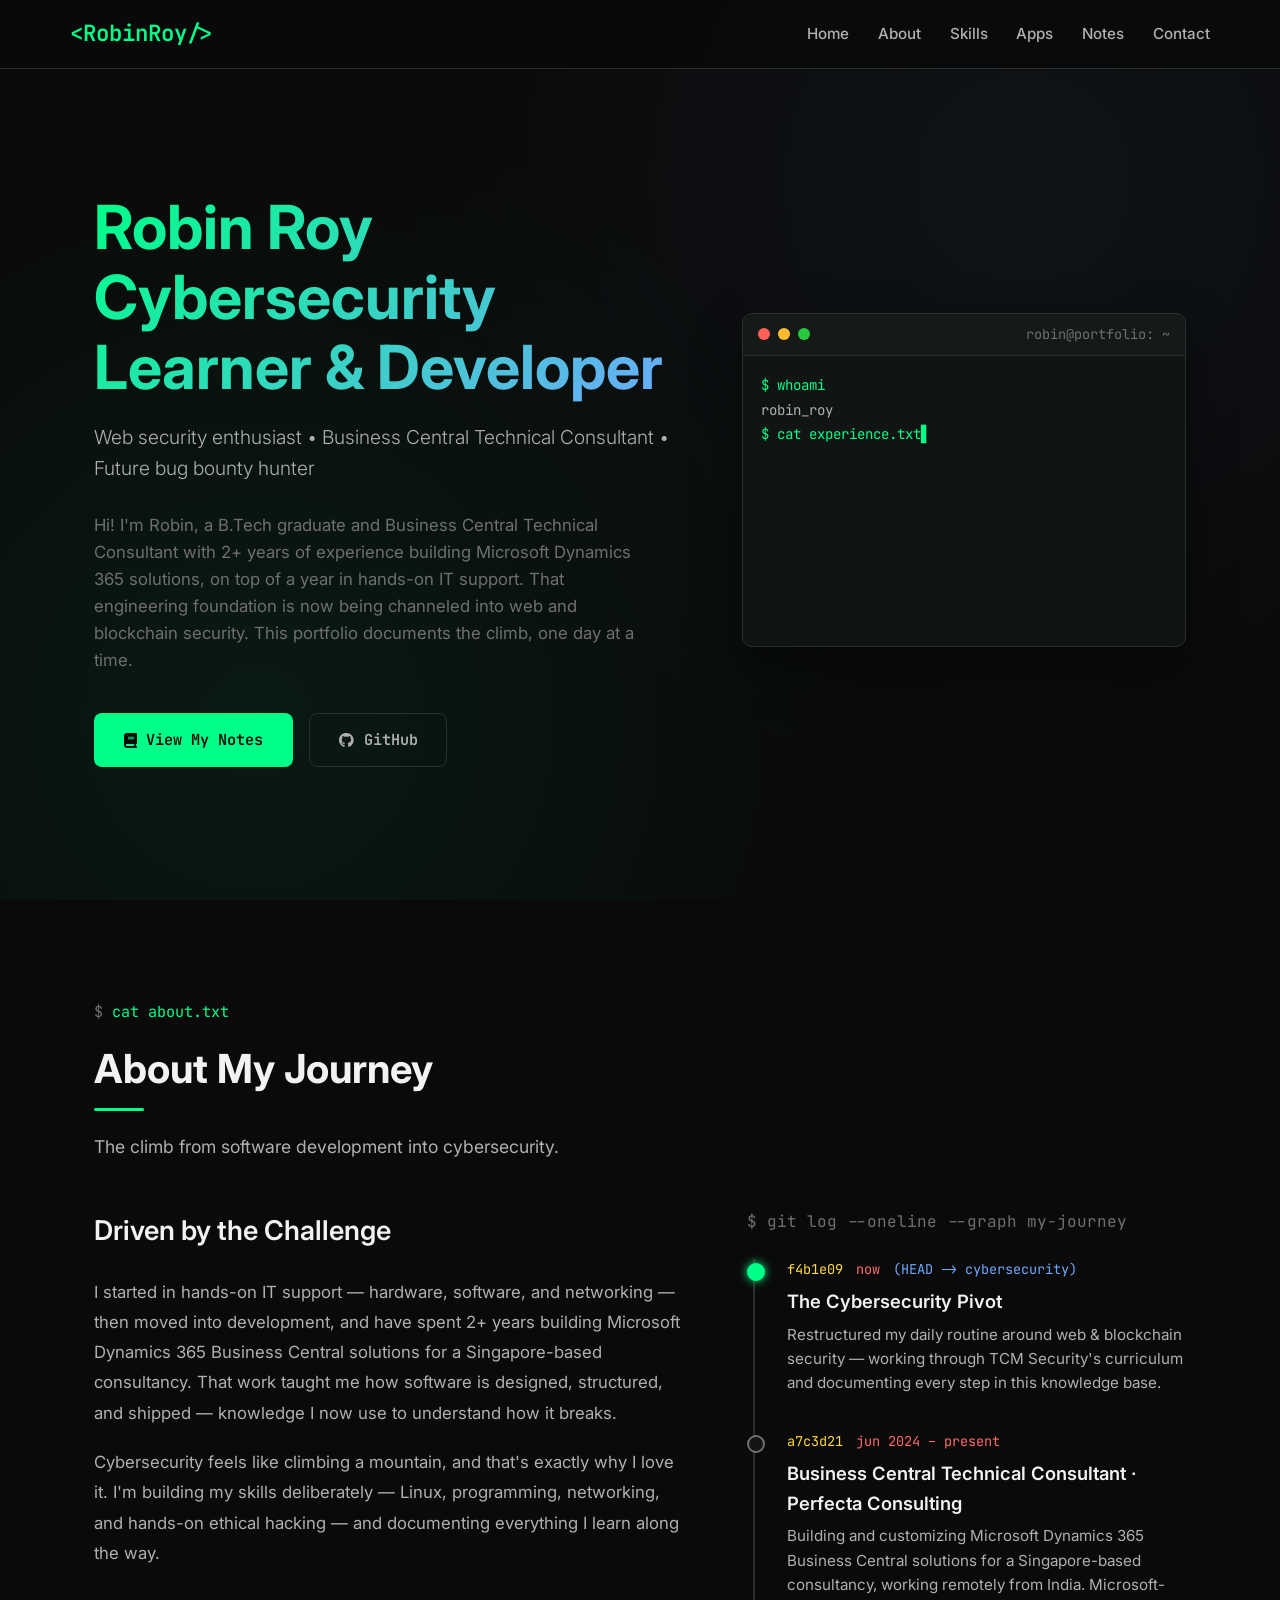
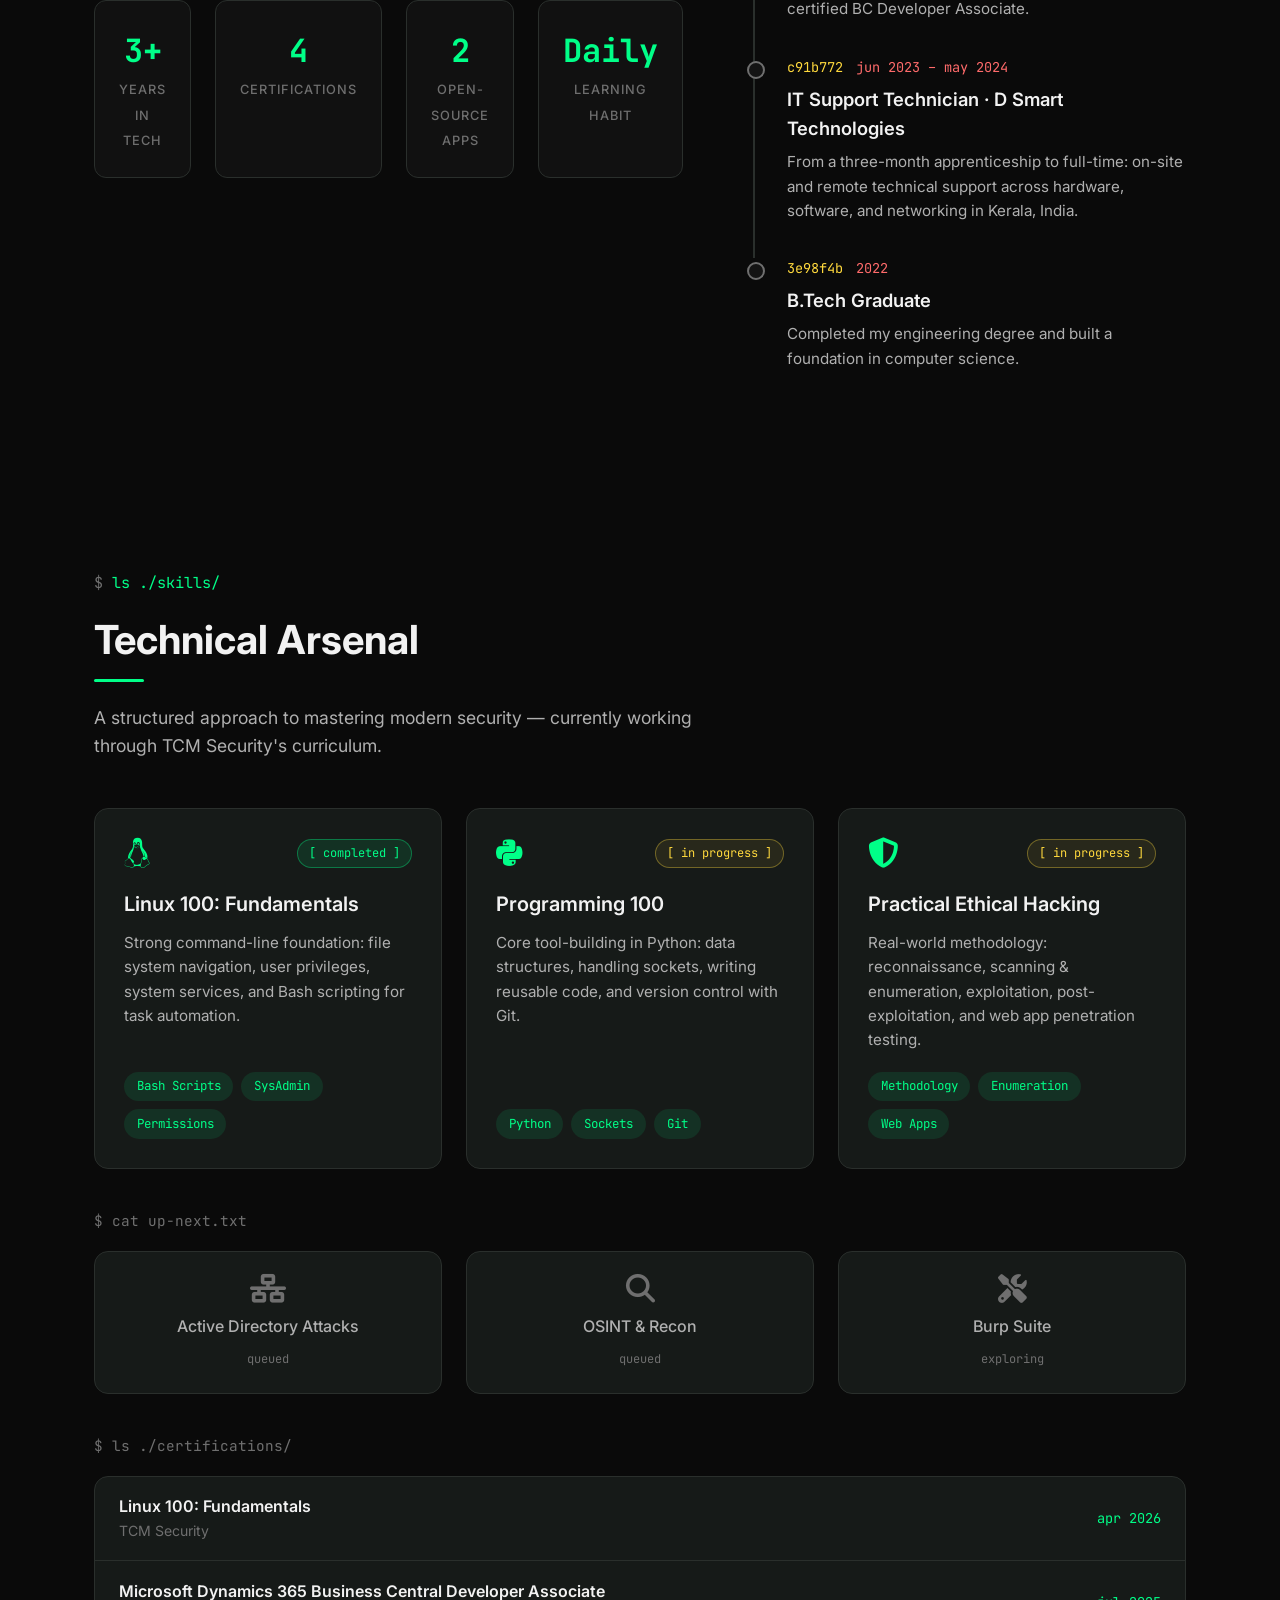
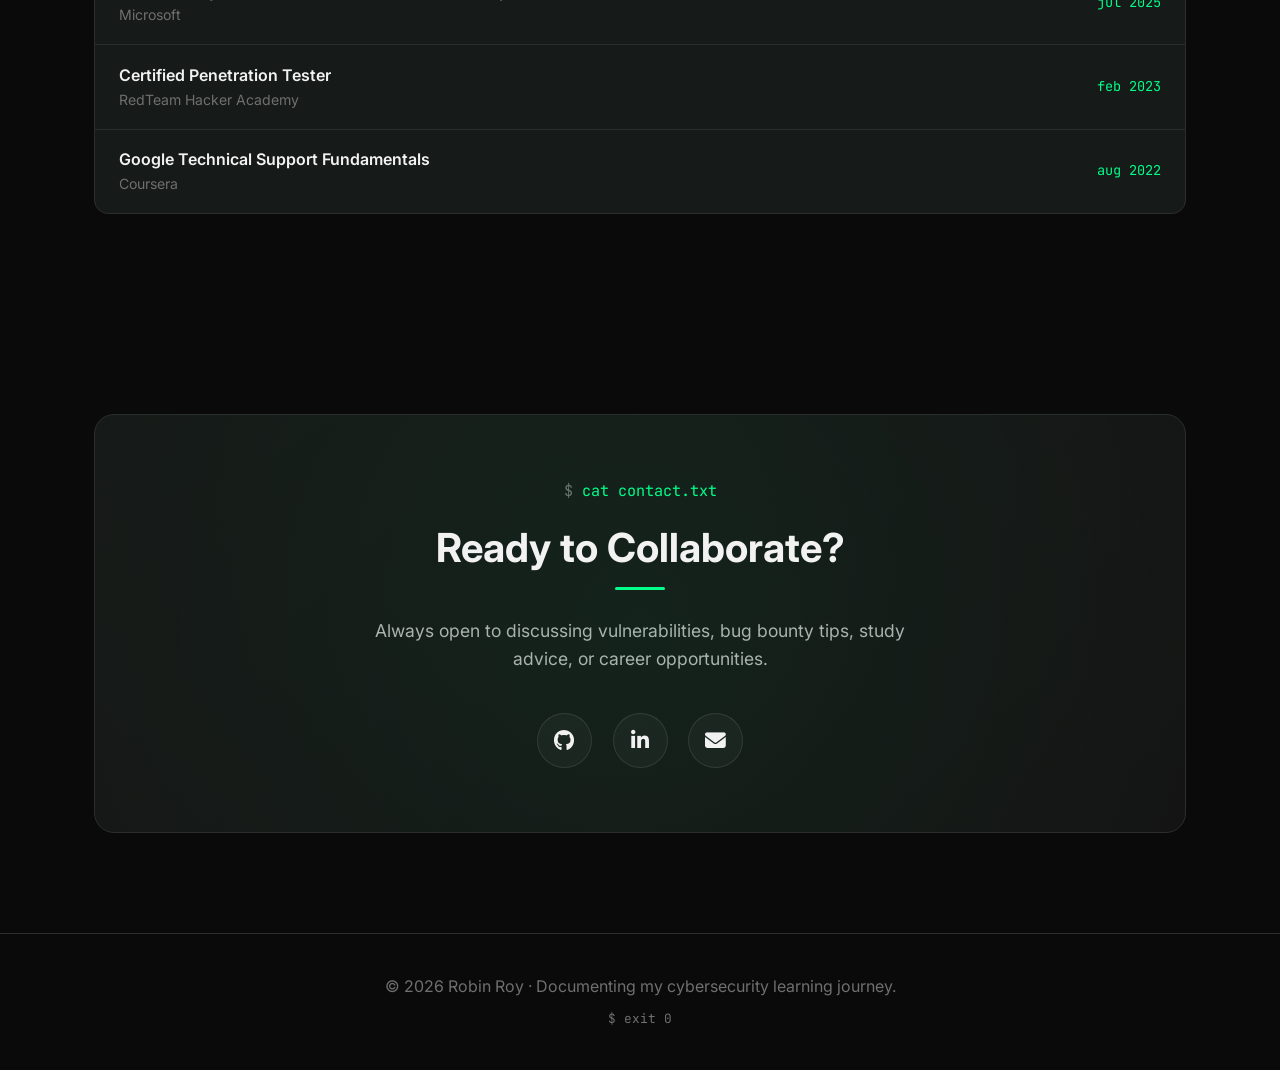
<file: index.html>
<!DOCTYPE html>
<html lang="en">
<head>
    <meta charset="UTF-8">
    <meta name="viewport" content="width=device-width, initial-scale=1.0">
    <title>Robin Roy — Cybersecurity Learner & Developer</title>
    <meta name="description" content="Portfolio of Robin Roy: Business Central Developer pivoting into web & blockchain security. Documenting the climb — study notes, skills, and the journey, one day at a time.">

    <!-- Social link previews -->
    <meta property="og:title" content="Robin Roy — Cybersecurity Learner & Developer">
    <meta property="og:description" content="Developer climbing the cybersecurity mountain. Study notes, skills, and a documented daily learning journey.">
    <meta property="og:type" content="website">
    <meta property="og:url" content="https://bloodblinker.github.io/">

    <link rel="icon" href="data:image/svg+xml,%3Csvg xmlns='http://www.w3.org/2000/svg' viewBox='0 0 100 100'%3E%3Crect width='100' height='100' rx='20' fill='%230a0a0a'/%3E%3Ctext x='50' y='72' font-size='55' font-family='monospace' fill='%2300ff88' text-anchor='middle'%3E%3E_%3C/text%3E%3C/svg%3E">

    <link href="https://cdnjs.cloudflare.com/ajax/libs/font-awesome/6.4.0/css/all.min.css" rel="stylesheet">
    <link href="https://fonts.googleapis.com/css2?family=JetBrains+Mono:wght@300;400;600&family=Inter:wght@300;400;500;600;700&display=swap" rel="stylesheet">
    <link href="css/style.css" rel="stylesheet">
</head>
<body>
    <div class="bg-pattern"></div>

    <!-- Navigation -->
    <nav class="navbar">
        <div class="container nav-inner">
            <a class="navbar-brand" href="#home">&lt;RobinRoy/&gt;</a>
            <button class="nav-toggle" aria-label="Toggle navigation" aria-expanded="false">
                <i class="fas fa-bars"></i>
            </button>
            <ul class="nav-links">
                <li><a href="#home">Home</a></li>
                <li><a href="#about">About</a></li>
                <li><a href="#skills">Skills</a></li>
                <li><a href="apps.html">Apps</a></li>
                <li><a href="notes.html">Notes</a></li>
                <li><a href="#contact">Contact</a></li>
            </ul>
        </div>
    </nav>

    <!-- Hero -->
    <section id="home" class="hero">
        <div class="container">
            <div class="hero-grid">
                <div class="hero-content">
                    <h1>Robin Roy<br>Cybersecurity Learner &amp; Developer</h1>
                    <p class="subtitle">Web security enthusiast • Business Central Technical Consultant • Future bug bounty hunter</p>
                    <p class="description">
                        Hi! I'm Robin, a B.Tech graduate and Business Central Technical Consultant with 2+ years
                        of experience building Microsoft Dynamics 365 solutions, on top of a year in hands-on
                        IT support. That engineering foundation is now being channeled into web and blockchain
                        security. This portfolio documents the climb, one day at a time.
                    </p>
                    <div class="hero-actions">
                        <a href="notes.html" class="btn btn-primary"><i class="fas fa-book"></i> View My Notes</a>
                        <a href="https://github.com/BloodBlinker" target="_blank" rel="noopener" class="btn btn-ghost"><i class="fab fa-github"></i> GitHub</a>
                    </div>
                </div>

                <!-- Animated terminal (static fallback below if JS is off) -->
                <div class="terminal">
                    <div class="terminal-header">
                        <div class="terminal-dots">
                            <div class="terminal-dot dot-red"></div>
                            <div class="terminal-dot dot-yellow"></div>
                            <div class="terminal-dot dot-green"></div>
                        </div>
                        <div class="terminal-title">robin@portfolio: ~</div>
                    </div>
                    <div class="terminal-body" id="terminal-body">
                        <div>$ whoami</div>
                        <div class="t-dim">robin_roy</div>
                        <div>$ cat experience.txt</div>
                        <div class="t-red">• Business Central Technical Consultant (2+ yrs)</div>
                        <div class="t-green">• Cybersecurity Learner</div>
                        <div class="t-yellow">• Web &amp; Blockchain Security Enthusiast</div>
                        <div class="t-blue">• Daily study &amp; documentation habit</div>
                        <div class="typing-cursor" style="margin-top: 10px;">$ init_hacking_routine...</div>
                    </div>
                </div>
            </div>
        </div>
    </section>

    <!-- About -->
    <section id="about" class="section">
        <div class="container">
            <span class="section-cmd">cat about.txt</span>
            <h2 class="section-title">About My Journey</h2>
            <p class="section-subtitle">The climb from software development into cybersecurity.</p>

            <div class="about-grid">
                <div class="about-narrative reveal">
                    <h3 class="narrative-heading">Driven by the Challenge</h3>
                    <p>
                        I started in hands-on IT support — hardware, software, and networking — then moved
                        into development, and have spent 2+ years building Microsoft Dynamics 365 Business
                        Central solutions for a Singapore-based consultancy. That work taught me how software
                        is designed, structured, and shipped — knowledge I now use to understand how it breaks.
                    </p>
                    <p>
                        Cybersecurity feels like climbing a mountain, and that's exactly why I love it.
                        I'm building my skills deliberately — Linux, programming, networking, and hands-on
                        ethical hacking — and documenting everything I learn along the way.
                    </p>
                    <div class="stats-row">
                        <div class="stat-box">
                            <span class="stat-number">3+</span>
                            <span class="stat-label">Years in Tech</span>
                        </div>
                        <div class="stat-box">
                            <span class="stat-number">4</span>
                            <span class="stat-label">Certifications</span>
                        </div>
                        <div class="stat-box">
                            <span class="stat-number">2</span>
                            <span class="stat-label">Open-Source Apps</span>
                        </div>
                        <div class="stat-box">
                            <span class="stat-number">Daily</span>
                            <span class="stat-label">Learning Habit</span>
                        </div>
                    </div>
                </div>

                <!-- Timeline, styled as git log output -->
                <div class="reveal">
                    <div class="gitlog-header">git log --oneline --graph my-journey</div>
                    <div class="gitlog">
                        <div class="commit head">
                            <div class="commit-meta">
                                <span class="commit-hash">f4b1e09</span><span class="commit-date">now</span><span class="commit-ref">(HEAD -&gt; cybersecurity)</span>
                            </div>
                            <h3>The Cybersecurity Pivot</h3>
                            <p>Restructured my daily routine around web &amp; blockchain security — working through TCM Security's curriculum and documenting every step in this knowledge base.</p>
                        </div>
                        <div class="commit">
                            <div class="commit-meta">
                                <span class="commit-hash">a7c3d21</span><span class="commit-date">jun 2024 – present</span>
                            </div>
                            <h3>Business Central Technical Consultant · Perfecta Consulting</h3>
                            <p>Building and customizing Microsoft Dynamics 365 Business Central solutions for a Singapore-based consultancy, working remotely from India. Microsoft-certified BC Developer Associate.</p>
                        </div>
                        <div class="commit">
                            <div class="commit-meta">
                                <span class="commit-hash">c91b772</span><span class="commit-date">jun 2023 – may 2024</span>
                            </div>
                            <h3>IT Support Technician · D Smart Technologies</h3>
                            <p>From a three-month apprenticeship to full-time: on-site and remote technical support across hardware, software, and networking in Kerala, India.</p>
                        </div>
                        <div class="commit">
                            <div class="commit-meta">
                                <span class="commit-hash">3e98f4b</span><span class="commit-date">2022</span>
                            </div>
                            <h3>B.Tech Graduate</h3>
                            <p>Completed my engineering degree and built a foundation in computer science.</p>
                        </div>
                    </div>
                </div>
            </div>
        </div>
    </section>

    <!-- Skills -->
    <section id="skills" class="section">
        <div class="container">
            <span class="section-cmd">ls ./skills/</span>
            <h2 class="section-title">Technical Arsenal</h2>
            <p class="section-subtitle">A structured approach to mastering modern security — currently working through TCM Security's curriculum.</p>

            <div class="skills-grid">
                <div class="skill-card reveal">
                    <div class="skill-head">
                        <i class="fab fa-linux skill-icon" aria-hidden="true"></i>
                        <span class="skill-status completed">[ completed ]</span>
                    </div>
                    <h3>Linux 100: Fundamentals</h3>
                    <p>Strong command-line foundation: file system navigation, user privileges, system services, and Bash scripting for task automation.</p>
                    <div class="tags">
                        <span class="tag">Bash Scripts</span>
                        <span class="tag">SysAdmin</span>
                        <span class="tag">Permissions</span>
                    </div>
                </div>

                <div class="skill-card reveal">
                    <div class="skill-head">
                        <i class="fab fa-python skill-icon" aria-hidden="true"></i>
                        <span class="skill-status in-progress">[ in progress ]</span>
                    </div>
                    <h3>Programming 100</h3>
                    <p>Core tool-building in Python: data structures, handling sockets, writing reusable code, and version control with Git.</p>
                    <div class="tags">
                        <span class="tag">Python</span>
                        <span class="tag">Sockets</span>
                        <span class="tag">Git</span>
                    </div>
                </div>

                <div class="skill-card reveal">
                    <div class="skill-head">
                        <i class="fas fa-shield-alt skill-icon" aria-hidden="true"></i>
                        <span class="skill-status in-progress">[ in progress ]</span>
                    </div>
                    <h3>Practical Ethical Hacking</h3>
                    <p>Real-world methodology: reconnaissance, scanning &amp; enumeration, exploitation, post-exploitation, and web app penetration testing.</p>
                    <div class="tags">
                        <span class="tag">Methodology</span>
                        <span class="tag">Enumeration</span>
                        <span class="tag">Web Apps</span>
                    </div>
                </div>
            </div>

            <p class="upnext-label">cat up-next.txt</p>
            <div class="mini-grid">
                <div class="mini-tile reveal">
                    <i class="fas fa-network-wired" aria-hidden="true"></i>
                    <h3>Active Directory Attacks</h3>
                    <span>queued</span>
                </div>
                <div class="mini-tile reveal">
                    <i class="fas fa-search" aria-hidden="true"></i>
                    <h3>OSINT &amp; Recon</h3>
                    <span>queued</span>
                </div>
                <div class="mini-tile reveal">
                    <i class="fas fa-tools" aria-hidden="true"></i>
                    <h3>Burp Suite</h3>
                    <span>exploring</span>
                </div>
            </div>

            <p class="upnext-label">ls ./certifications/</p>
            <div class="certs-list reveal">
                <div class="cert-row">
                    <div>
                        <span class="cert-name">Linux 100: Fundamentals</span>
                        <span class="cert-issuer">TCM Security</span>
                    </div>
                    <span class="cert-date">apr 2026</span>
                </div>
                <div class="cert-row">
                    <div>
                        <span class="cert-name">Microsoft Dynamics 365 Business Central Developer Associate</span>
                        <span class="cert-issuer">Microsoft</span>
                    </div>
                    <span class="cert-date">jul 2025</span>
                </div>
                <div class="cert-row">
                    <div>
                        <span class="cert-name">Certified Penetration Tester</span>
                        <span class="cert-issuer">RedTeam Hacker Academy</span>
                    </div>
                    <span class="cert-date">feb 2023</span>
                </div>
                <div class="cert-row">
                    <div>
                        <span class="cert-name">Google Technical Support Fundamentals</span>
                        <span class="cert-issuer">Coursera</span>
                    </div>
                    <span class="cert-date">aug 2022</span>
                </div>
            </div>
        </div>
    </section>



    <!-- Contact -->
    <section id="contact" class="section">
        <div class="container">
            <div class="contact-banner reveal">
                <span class="section-cmd">cat contact.txt</span>
                <h2 class="section-title">Ready to Collaborate?</h2>
                <p>Always open to discussing vulnerabilities, bug bounty tips, study advice, or career opportunities.</p>
                <div class="social-links">
                    <a href="https://github.com/BloodBlinker" target="_blank" rel="noopener" class="social-icon-btn" aria-label="GitHub"><i class="fab fa-github" aria-hidden="true"></i></a>
                    <a href="https://www.linkedin.com/in/robin-roy-/" target="_blank" rel="noopener" class="social-icon-btn" aria-label="LinkedIn"><i class="fab fa-linkedin-in" aria-hidden="true"></i></a>
                    <a href="mailto:robinroy3107@gmail.com" class="social-icon-btn" aria-label="Email"><i class="fas fa-envelope" aria-hidden="true"></i></a>
                </div>
            </div>
        </div>
    </section>

    <!-- Footer -->
    <footer>
        <div class="container">
            <p>&copy; 2026 Robin Roy · Documenting my cybersecurity learning journey.</p>
            <span class="exit-code">$ exit 0</span>
        </div>
    </footer>

    <script src="js/main.js"></script>
</body>
</html>
</file>
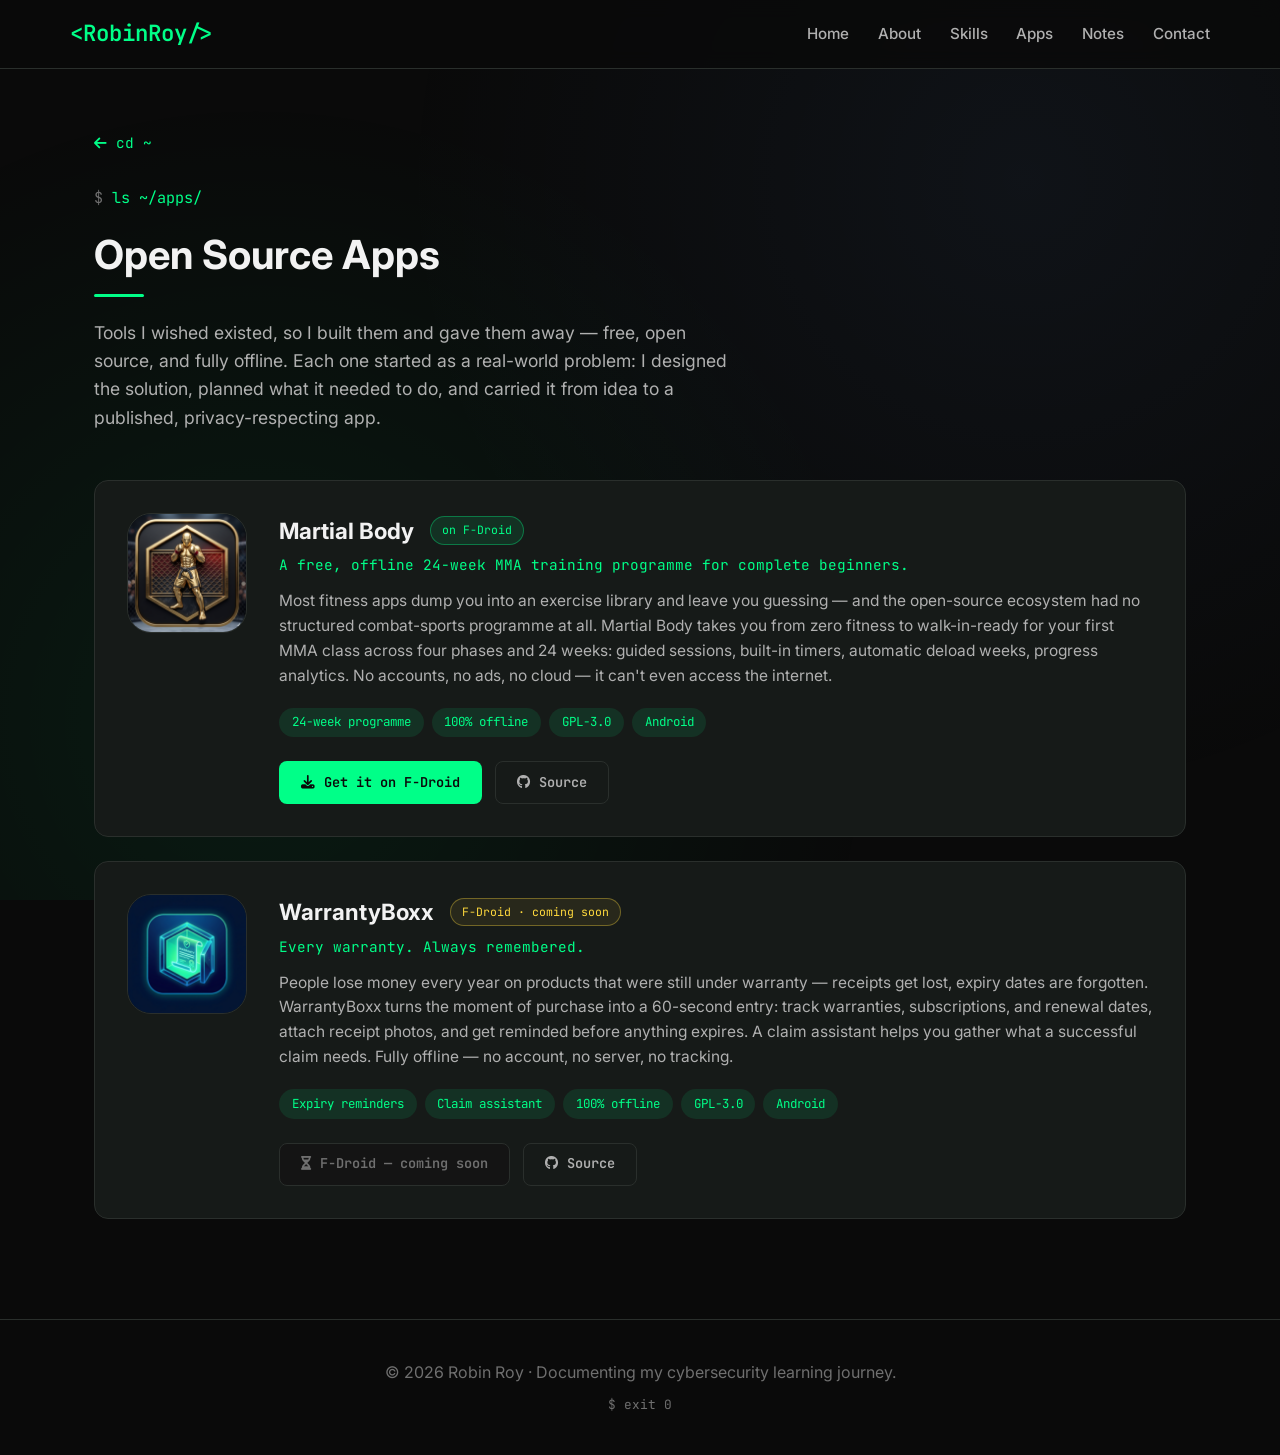
<file: apps.html>
<!DOCTYPE html>
<html lang="en">
<head>
    <meta charset="UTF-8">
    <meta name="viewport" content="width=device-width, initial-scale=1.0">
    <title>Open Source Apps — Robin Roy</title>
    <meta name="description" content="Free, open-source Android apps by Robin Roy: Martial Body, a 24-week MMA training programme, and WarrantyBoxx, a warranty and expiry tracker. Fully offline, no ads, no tracking.">

    <meta property="og:title" content="Open Source Apps — Robin Roy">
    <meta property="og:description" content="Free, open-source, fully offline Android apps: Martial Body and WarrantyBoxx.">
    <meta property="og:type" content="website">
    <meta property="og:url" content="https://bloodblinker.github.io/apps.html">

    <link rel="icon" href="data:image/svg+xml,%3Csvg xmlns='http://www.w3.org/2000/svg' viewBox='0 0 100 100'%3E%3Crect width='100' height='100' rx='20' fill='%230a0a0a'/%3E%3Ctext x='50' y='72' font-size='55' font-family='monospace' fill='%2300ff88' text-anchor='middle'%3E%3E_%3C/text%3E%3C/svg%3E">

    <link href="https://cdnjs.cloudflare.com/ajax/libs/font-awesome/6.4.0/css/all.min.css" rel="stylesheet">
    <link href="https://fonts.googleapis.com/css2?family=JetBrains+Mono:wght@300;400;600&family=Inter:wght@300;400;500;600;700&display=swap" rel="stylesheet">
    <link href="css/style.css" rel="stylesheet">
</head>
<body>
    <div class="bg-pattern"></div>

    <!-- Navigation -->
    <nav class="navbar">
        <div class="container nav-inner">
            <a class="navbar-brand" href="index.html">&lt;RobinRoy/&gt;</a>
            <button class="nav-toggle" aria-label="Toggle navigation" aria-expanded="false">
                <i class="fas fa-bars"></i>
            </button>
            <ul class="nav-links">
                <li><a href="index.html#home">Home</a></li>
                <li><a href="index.html#about">About</a></li>
                <li><a href="index.html#skills">Skills</a></li>
                <li><a href="apps.html">Apps</a></li>
                <li><a href="notes.html">Notes</a></li>
                <li><a href="index.html#contact">Contact</a></li>
            </ul>
        </div>
    </nav>

    <!-- Apps -->
    <section class="section notes-page">
        <div class="container">
            <a href="index.html" class="back-link"><i class="fas fa-arrow-left"></i> cd ~</a>

            <span class="section-cmd">ls ~/apps/</span>
            <h1 class="section-title">Open Source Apps</h1>
            <p class="section-subtitle">
                Tools I wished existed, so I built them and gave them away — free, open source, and
                fully offline. Each one started as a real-world problem: I designed the solution,
                planned what it needed to do, and carried it from idea to a published,
                privacy-respecting app.
            </p>

            <div class="apps-list">
                <article class="app-card reveal">
                    <img src="assets/img/martial-body.png" alt="Martial Body app icon" class="app-icon" width="120" height="120" loading="lazy">
                    <div class="app-info">
                        <div class="app-title-row">
                            <h3>Martial Body</h3>
                            <span class="app-badge live">on F-Droid</span>
                        </div>
                        <p class="app-tagline">A free, offline 24-week MMA training programme for complete beginners.</p>
                        <p class="app-desc">
                            Most fitness apps dump you into an exercise library and leave you guessing — and the
                            open-source ecosystem had no structured combat-sports programme at all. Martial Body
                            takes you from zero fitness to walk-in-ready for your first MMA class across four
                            phases and 24 weeks: guided sessions, built-in timers, automatic deload weeks,
                            progress analytics. No accounts, no ads, no cloud — it can't even access the internet.
                        </p>
                        <div class="tags">
                            <span class="tag">24-week programme</span>
                            <span class="tag">100% offline</span>
                            <span class="tag">GPL-3.0</span>
                            <span class="tag">Android</span>
                        </div>
                        <div class="app-actions">
                            <a href="https://f-droid.org/en/packages/com.robinroy.martial_body/" target="_blank" rel="noopener" class="btn btn-primary btn-sm"><i class="fas fa-download"></i> Get it on F-Droid</a>
                            <a href="https://github.com/BloodBlinker/martial-body" target="_blank" rel="noopener" class="btn btn-ghost btn-sm"><i class="fab fa-github"></i> Source</a>
                        </div>
                    </div>
                </article>

                <article class="app-card reveal">
                    <img src="assets/img/warrantyboxx.png" alt="WarrantyBoxx app icon" class="app-icon" width="120" height="120" loading="lazy">
                    <div class="app-info">
                        <div class="app-title-row">
                            <h3>WarrantyBoxx</h3>
                            <span class="app-badge soon">F-Droid · coming soon</span>
                        </div>
                        <p class="app-tagline">Every warranty. Always remembered.</p>
                        <p class="app-desc">
                            People lose money every year on products that were still under warranty — receipts get
                            lost, expiry dates are forgotten. WarrantyBoxx turns the moment of purchase into a
                            60-second entry: track warranties, subscriptions, and renewal dates, attach receipt
                            photos, and get reminded before anything expires. A claim assistant helps you gather
                            what a successful claim needs. Fully offline — no account, no server, no tracking.
                        </p>
                        <div class="tags">
                            <span class="tag">Expiry reminders</span>
                            <span class="tag">Claim assistant</span>
                            <span class="tag">100% offline</span>
                            <span class="tag">GPL-3.0</span>
                            <span class="tag">Android</span>
                        </div>
                        <div class="app-actions">
                            <!-- TODO(Robin): swap for the real F-Droid link once published -->
                            <span class="btn btn-primary btn-sm btn-disabled" title="Awaiting F-Droid publication"><i class="fas fa-hourglass-half"></i> F-Droid — coming soon</span>
                            <a href="https://github.com/BloodBlinker/WarrantyBoxx-" target="_blank" rel="noopener" class="btn btn-ghost btn-sm"><i class="fab fa-github"></i> Source</a>
                        </div>
                    </div>
                </article>
            </div>
        </div>
    </section>

    <!-- Footer -->
    <footer>
        <div class="container">
            <p>&copy; 2026 Robin Roy · Documenting my cybersecurity learning journey.</p>
            <span class="exit-code">$ exit 0</span>
        </div>
    </footer>

    <script src="js/main.js"></script>
</body>
</html>
</file>
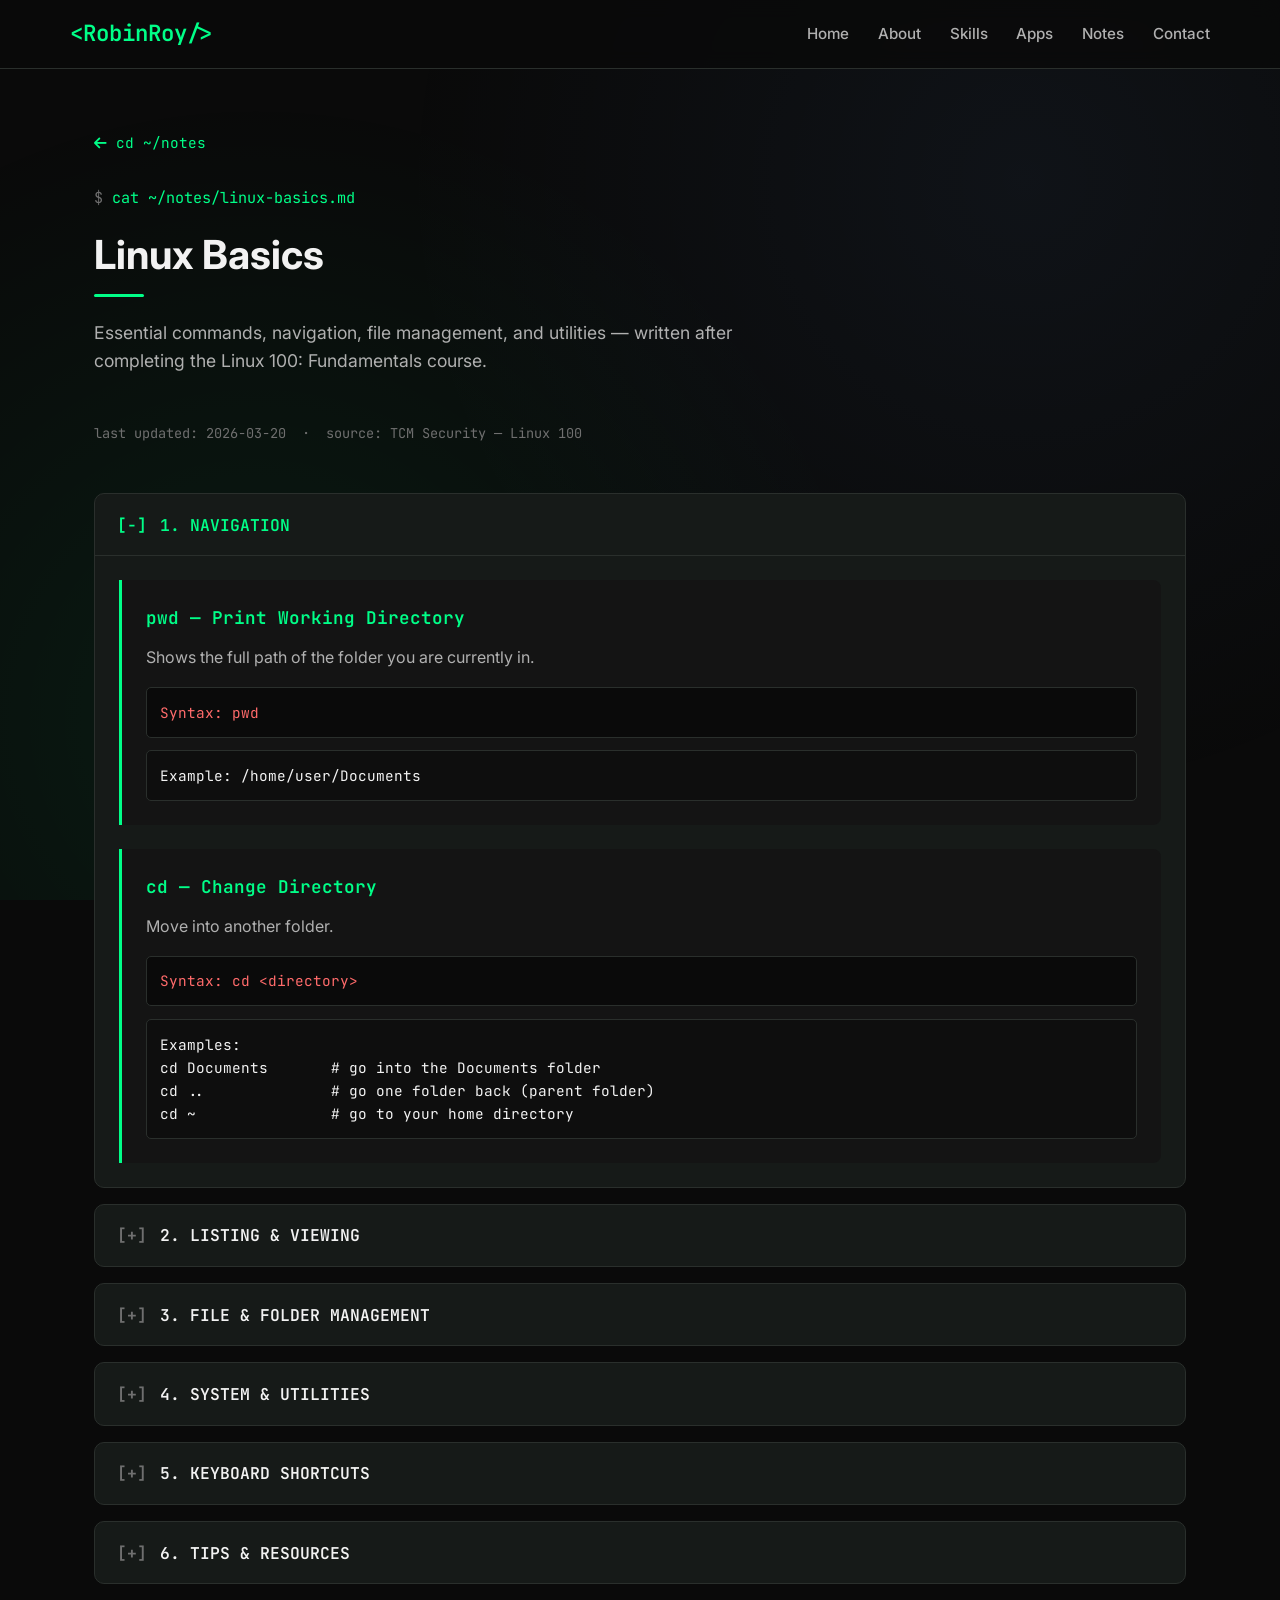
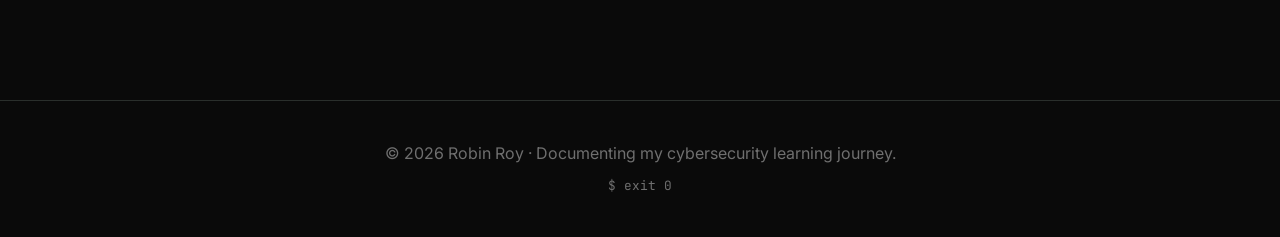
<file: linux-basics.html>
<!DOCTYPE html>
<html lang="en">
<head>
    <meta charset="UTF-8">
    <meta name="viewport" content="width=device-width, initial-scale=1.0">
    <title>Linux Basics — Robin Roy</title>
    <meta name="description" content="Linux fundamentals study notes by Robin Roy: essential commands, navigation, file management, and utilities. Written after completing the Linux 100 course.">

    <link rel="icon" href="data:image/svg+xml,%3Csvg xmlns='http://www.w3.org/2000/svg' viewBox='0 0 100 100'%3E%3Crect width='100' height='100' rx='20' fill='%230a0a0a'/%3E%3Ctext x='50' y='72' font-size='55' font-family='monospace' fill='%2300ff88' text-anchor='middle'%3E%3E_%3C/text%3E%3C/svg%3E">

    <link href="https://cdnjs.cloudflare.com/ajax/libs/font-awesome/6.4.0/css/all.min.css" rel="stylesheet">
    <link href="https://fonts.googleapis.com/css2?family=JetBrains+Mono:wght@300;400;600&family=Inter:wght@300;400;500;600;700&display=swap" rel="stylesheet">
    <link href="css/style.css" rel="stylesheet">
</head>
<body>
    <div class="bg-pattern"></div>

    <!-- Navigation -->
    <nav class="navbar">
        <div class="container nav-inner">
            <a class="navbar-brand" href="index.html">&lt;RobinRoy/&gt;</a>
            <button class="nav-toggle" aria-label="Toggle navigation" aria-expanded="false">
                <i class="fas fa-bars"></i>
            </button>
            <ul class="nav-links">
                <li><a href="index.html#home">Home</a></li>
                <li><a href="index.html#about">About</a></li>
                <li><a href="index.html#skills">Skills</a></li>
                <li><a href="apps.html">Apps</a></li>
                <li><a href="notes.html">Notes</a></li>
                <li><a href="index.html#contact">Contact</a></li>
            </ul>
        </div>
    </nav>

    <!-- Content -->
    <section class="section notes-page">
        <div class="container">
            <a href="notes.html" class="back-link"><i class="fas fa-arrow-left"></i> cd ~/notes</a>

            <span class="section-cmd">cat ~/notes/linux-basics.md</span>
            <h1 class="section-title">Linux Basics</h1>
            <p class="section-subtitle">Essential commands, navigation, file management, and utilities — written after completing the Linux 100: Fundamentals course.</p>
            <p class="notes-meta">last updated: 2026-03-20 &nbsp;·&nbsp; source: TCM Security — Linux 100</p>

            <!-- Topic 1 -->
            <details class="note-topic" name="topics" open>
                <summary>1. NAVIGATION</summary>
                <div class="note-topic-body">

                    <div class="command-block">
                        <span class="command-title">pwd &mdash; Print Working Directory</span>
                        <div class="command-desc">Shows the full path of the folder you are currently in.</div>
                        <div class="command-syntax">Syntax: pwd</div>
                        <div class="command-examples">Example: /home/user/Documents</div>
                    </div>

                    <div class="command-block">
                        <span class="command-title">cd &mdash; Change Directory</span>
                        <div class="command-desc">Move into another folder.</div>
                        <div class="command-syntax">Syntax: cd &lt;directory&gt;</div>
                        <div class="command-examples">Examples:
cd Documents       # go into the Documents folder
cd ..              # go one folder back (parent folder)
cd ~               # go to your home directory</div>
                    </div>

                </div>
            </details>

            <!-- Topic 2 -->
            <details class="note-topic" name="topics">
                <summary>2. LISTING &amp; VIEWING</summary>
                <div class="note-topic-body">

                    <div class="command-block">
                        <span class="command-title">ls &mdash; List Directory Contents</span>
                        <div class="command-desc">Lists files and folders in the current directory. Use -al to see hidden files and detailed info (permissions, size, owner).</div>
                        <div class="command-syntax">Syntax: ls
        ls -al</div>
                        <div class="command-examples">Examples:
ls             # basic list
ls -al         # detailed list including hidden files</div>
                    </div>

                    <div class="command-block">
                        <span class="command-title">cat &mdash; View File Contents</span>
                        <div class="command-desc">Displays the contents of a file directly in the terminal.</div>
                        <div class="command-syntax">Syntax: cat &lt;filename&gt;</div>
                        <div class="command-examples">Example: cat test.txt</div>
                    </div>

                    <div class="command-block">
                        <span class="command-title">man &mdash; Manual / Help</span>
                        <div class="command-desc">Opens the built-in manual page for any command. Press q to exit.</div>
                        <div class="command-syntax">Syntax: man &lt;command&gt;</div>
                        <div class="command-examples">Example: man ls        # opens the manual for ls</div>
                    </div>

                </div>
            </details>

            <!-- Topic 3 -->
            <details class="note-topic" name="topics">
                <summary>3. FILE &amp; FOLDER MANAGEMENT</summary>
                <div class="note-topic-body">

                    <div class="command-block">
                        <span class="command-title">mkdir &mdash; Make Directory</span>
                        <div class="command-desc">Creates a new folder.</div>
                        <div class="command-syntax">Syntax: mkdir &lt;foldername&gt;</div>
                        <div class="command-examples">Example: mkdir projects</div>
                    </div>

                    <div class="command-block">
                        <span class="command-title">rmdir &mdash; Remove Directory</span>
                        <div class="command-desc">Deletes an empty folder.</div>
                        <div class="command-syntax">Syntax: rmdir &lt;foldername&gt;</div>
                        <div class="command-examples">Example: rmdir projects</div>
                    </div>

                    <div class="command-block">
                        <span class="command-title">echo &mdash; Write Text to a File</span>
                        <div class="command-desc">Prints text to the terminal, or use &gt; to write it into a file (creates the file if it doesn't exist).</div>
                        <div class="command-syntax">Syntax: echo 'your text' &gt; filename.txt</div>
                        <div class="command-examples">Example: echo 'hello world' &gt; test.txt</div>
                    </div>

                    <div class="command-block">
                        <span class="command-title">cp &mdash; Copy</span>
                        <div class="command-desc">Copies a file to another location.</div>
                        <div class="command-syntax">Syntax: cp &lt;filename&gt; &lt;destination&gt;</div>
                        <div class="command-examples">Example: cp test.txt /home/user/backup/</div>
                    </div>

                    <div class="command-block">
                        <span class="command-title">mv &mdash; Move</span>
                        <div class="command-desc">Moves a file to another location. Also used to rename files.</div>
                        <div class="command-syntax">Syntax: mv &lt;filename&gt; &lt;destination&gt;</div>
                        <div class="command-examples">Example: mv test.txt /home/user/Documents/</div>
                    </div>

                    <div class="command-block">
                        <span class="command-title">rm &mdash; Remove / Delete</span>
                        <div class="command-desc">Permanently deletes a file. No recycle bin &mdash; be careful!</div>
                        <div class="command-syntax">Syntax: rm &lt;filename&gt;</div>
                        <div class="command-examples">Example: rm test.txt</div>
                    </div>

                </div>
            </details>

            <!-- Topic 4 -->
            <details class="note-topic" name="topics">
                <summary>4. SYSTEM &amp; UTILITIES</summary>
                <div class="note-topic-body">

                    <div class="command-block">
                        <span class="command-title">passwd &mdash; Change Password</span>
                        <div class="command-desc">Changes the password for your current user account. It will prompt you for your current password, then ask for the new one.</div>
                        <div class="command-syntax">Syntax: passwd</div>
                    </div>

                    <div class="command-block">
                        <span class="command-title">sudo apt update &amp;&amp; locate &mdash; Update &amp; Search</span>
                        <div class="command-desc"><code>sudo apt update</code> refreshes the package list.<br><code>locate</code> searches your system for a file by name.<br>The <code>&amp;&amp;</code> means "run the second command only if the first one succeeds."</div>
                        <div class="command-syntax">Syntax: sudo apt update &amp;&amp; locate &lt;filename&gt;</div>
                        <div class="command-examples">Example: sudo apt update &amp;&amp; locate passwords.txt</div>
                    </div>

                </div>
            </details>

            <!-- Topic 5 -->
            <details class="note-topic" name="topics">
                <summary>5. KEYBOARD SHORTCUTS</summary>
                <div class="note-topic-body">

                    <div class="command-block">
                        <span class="command-title">Ctrl + L</span>
                        <div class="command-desc">Clear the terminal screen (same as typing the command: <code>clear</code>)</div>
                    </div>

                </div>
            </details>

            <!-- Topic 6 -->
            <details class="note-topic" name="topics">
                <summary>6. TIPS &amp; RESOURCES</summary>
                <div class="note-topic-body">

                    <div class="command-block">
                        <span class="command-title">explainshell.com</span>
                        <div class="command-desc">&rarr; Paste any command here to get a clear breakdown of what every part of it does. Great for commands you don't recognise.</div>
                    </div>

                    <div class="command-block">
                        <span class="command-title">man &lt;command&gt;</span>
                        <div class="command-desc">&rarr; Always your first stop for help. Built into Linux.</div>
                        <div class="command-examples">Example: man cp</div>
                    </div>

                </div>
            </details>

        </div>
    </section>

    <!-- Footer -->
    <footer>
        <div class="container">
            <p>&copy; 2026 Robin Roy · Documenting my cybersecurity learning journey.</p>
            <span class="exit-code">$ exit 0</span>
        </div>
    </footer>

    <script src="js/main.js"></script>
</body>
</html>
</file>
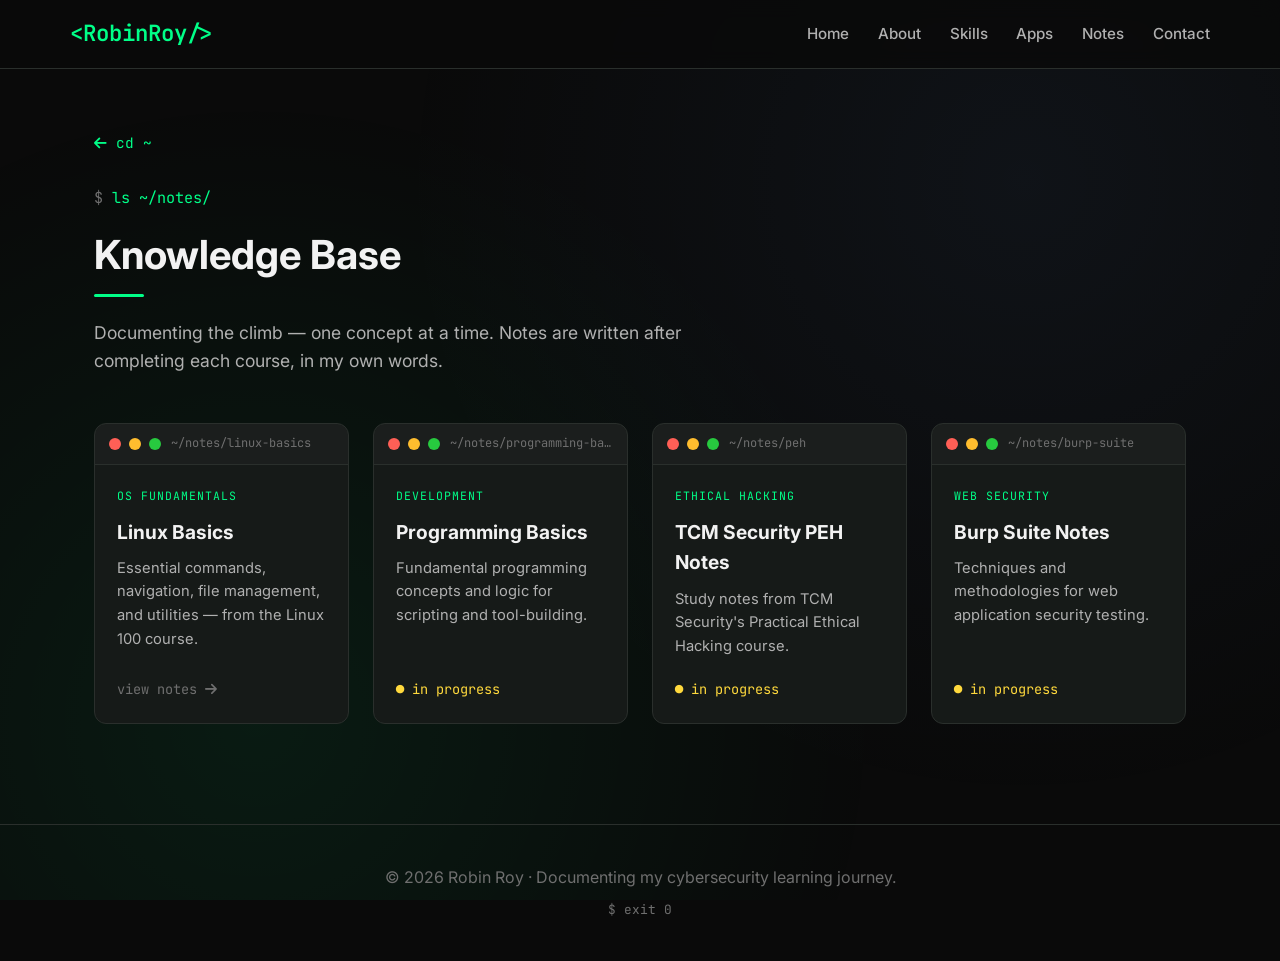
<file: notes.html>
<!DOCTYPE html>
<html lang="en">
<head>
    <meta charset="UTF-8">
    <meta name="viewport" content="width=device-width, initial-scale=1.0">
    <title>Knowledge Base — Robin Roy</title>
    <meta name="description" content="Robin Roy's cybersecurity study notes: Linux fundamentals, programming basics, ethical hacking, and web security — written in my own words after completing each course.">

    <meta property="og:title" content="Knowledge Base — Robin Roy">
    <meta property="og:description" content="Cybersecurity study notes, documented one concept at a time.">
    <meta property="og:type" content="website">
    <meta property="og:url" content="https://bloodblinker.github.io/notes.html">

    <link rel="icon" href="data:image/svg+xml,%3Csvg xmlns='http://www.w3.org/2000/svg' viewBox='0 0 100 100'%3E%3Crect width='100' height='100' rx='20' fill='%230a0a0a'/%3E%3Ctext x='50' y='72' font-size='55' font-family='monospace' fill='%2300ff88' text-anchor='middle'%3E%3E_%3C/text%3E%3C/svg%3E">

    <link href="https://cdnjs.cloudflare.com/ajax/libs/font-awesome/6.4.0/css/all.min.css" rel="stylesheet">
    <link href="https://fonts.googleapis.com/css2?family=JetBrains+Mono:wght@300;400;600&family=Inter:wght@300;400;500;600;700&display=swap" rel="stylesheet">
    <link href="css/style.css" rel="stylesheet">
</head>
<body>
    <div class="bg-pattern"></div>

    <!-- Navigation -->
    <nav class="navbar">
        <div class="container nav-inner">
            <a class="navbar-brand" href="index.html">&lt;RobinRoy/&gt;</a>
            <button class="nav-toggle" aria-label="Toggle navigation" aria-expanded="false">
                <i class="fas fa-bars"></i>
            </button>
            <ul class="nav-links">
                <li><a href="index.html#home">Home</a></li>
                <li><a href="index.html#about">About</a></li>
                <li><a href="index.html#skills">Skills</a></li>
                <li><a href="apps.html">Apps</a></li>
                <li><a href="notes.html">Notes</a></li>
                <li><a href="index.html#contact">Contact</a></li>
            </ul>
        </div>
    </nav>

    <!-- Knowledge Base -->
    <section class="section notes-page">
        <div class="container">
            <a href="index.html" class="back-link"><i class="fas fa-arrow-left"></i> cd ~</a>

            <span class="section-cmd">ls ~/notes/</span>
            <h1 class="section-title">Knowledge Base</h1>
            <p class="section-subtitle">Documenting the climb — one concept at a time. Notes are written after completing each course, in my own words.</p>

            <div class="notes-grid">
                <a href="linux-basics.html" class="note-card reveal">
                    <div class="note-card-header">
                        <div class="terminal-dots">
                            <div class="terminal-dot dot-red"></div>
                            <div class="terminal-dot dot-yellow"></div>
                            <div class="terminal-dot dot-green"></div>
                        </div>
                        <span class="note-path">~/notes/linux-basics</span>
                    </div>
                    <div class="note-card-body">
                        <span class="note-category">OS Fundamentals</span>
                        <h3>Linux Basics</h3>
                        <p class="note-excerpt">Essential commands, navigation, file management, and utilities — from the Linux 100 course.</p>
                        <span class="note-link">view notes <i class="fas fa-arrow-right" aria-hidden="true"></i></span>
                    </div>
                </a>

                <div class="note-card wip reveal">
                    <div class="note-card-header">
                        <div class="terminal-dots">
                            <div class="terminal-dot dot-red"></div>
                            <div class="terminal-dot dot-yellow"></div>
                            <div class="terminal-dot dot-green"></div>
                        </div>
                        <span class="note-path">~/notes/programming-basics</span>
                    </div>
                    <div class="note-card-body">
                        <span class="note-category">Development</span>
                        <h3>Programming Basics</h3>
                        <p class="note-excerpt">Fundamental programming concepts and logic for scripting and tool-building.</p>
                        <span class="note-status">in progress</span>
                    </div>
                </div>

                <div class="note-card wip reveal">
                    <div class="note-card-header">
                        <div class="terminal-dots">
                            <div class="terminal-dot dot-red"></div>
                            <div class="terminal-dot dot-yellow"></div>
                            <div class="terminal-dot dot-green"></div>
                        </div>
                        <span class="note-path">~/notes/peh</span>
                    </div>
                    <div class="note-card-body">
                        <span class="note-category">Ethical Hacking</span>
                        <h3>TCM Security PEH Notes</h3>
                        <p class="note-excerpt">Study notes from TCM Security's Practical Ethical Hacking course.</p>
                        <span class="note-status">in progress</span>
                    </div>
                </div>

                <div class="note-card wip reveal">
                    <div class="note-card-header">
                        <div class="terminal-dots">
                            <div class="terminal-dot dot-red"></div>
                            <div class="terminal-dot dot-yellow"></div>
                            <div class="terminal-dot dot-green"></div>
                        </div>
                        <span class="note-path">~/notes/burp-suite</span>
                    </div>
                    <div class="note-card-body">
                        <span class="note-category">Web Security</span>
                        <h3>Burp Suite Notes</h3>
                        <p class="note-excerpt">Techniques and methodologies for web application security testing.</p>
                        <span class="note-status">in progress</span>
                    </div>
                </div>
            </div>
        </div>
    </section>

    <!-- Footer -->
    <footer>
        <div class="container">
            <p>&copy; 2026 Robin Roy · Documenting my cybersecurity learning journey.</p>
            <span class="exit-code">$ exit 0</span>
        </div>
    </footer>

    <script src="js/main.js"></script>
</body>
</html>
</file>
<file: css/style.css>
/* ==========================================================================
   RobinRoy — Cybersecurity Portfolio
   Shared stylesheet for all pages.
   Design language: dark terminal. Mono font = the "system voice"
   (commands, paths, tags, statuses). Inter = human prose.
   ========================================================================== */

:root {
    --primary-bg: #0a0a0a;
    --secondary-bg: #141414;
    --card-bg: #161a18;
    --accent: #00ff88;
    --accent-soft: rgba(0, 255, 136, 0.1);
    --accent-border: rgba(0, 255, 136, 0.35);
    --text-primary: #f2f2f2;
    --text-secondary: #b0b0b0;
    --text-muted: #6f6f6f;
    --border-color: #2a2f2c;
    --glow: 0 0 20px rgba(0, 255, 136, 0.25);
    /* terminal output colors */
    --t-red: #ff6b6b;
    --t-yellow: #ffd93d;
    --t-blue: #6ea8fe;
    --mono: 'JetBrains Mono', monospace;
    --sans: 'Inter', sans-serif;
}

* {
    margin: 0;
    padding: 0;
    box-sizing: border-box;
}

html {
    scroll-behavior: smooth;
    scroll-padding-top: 90px;
}

body {
    font-family: var(--sans);
    background: var(--primary-bg);
    color: var(--text-primary);
    overflow-x: hidden;
    line-height: 1.6;
}

a {
    color: var(--accent);
}

.container {
    max-width: 1140px;
    margin: 0 auto;
    padding: 0 1.5rem;
}

/* Ambient background glow */
.bg-pattern {
    position: fixed;
    inset: 0;
    background:
        radial-gradient(circle at 20% 80%, rgba(0, 255, 136, 0.07) 0%, transparent 50%),
        radial-gradient(circle at 80% 20%, rgba(110, 168, 254, 0.06) 0%, transparent 50%);
    z-index: -1;
}

/* ==========================================================================
   Navigation
   ========================================================================== */

.navbar {
    position: fixed;
    top: 0;
    left: 0;
    right: 0;
    z-index: 100;
    background: rgba(10, 10, 10, 0.85);
    backdrop-filter: blur(10px);
    border-bottom: 1px solid var(--border-color);
    transition: background 0.3s ease, box-shadow 0.3s ease;
}

.navbar.scrolled {
    background: rgba(10, 10, 10, 0.97);
    box-shadow: 0 2px 20px rgba(0, 0, 0, 0.4);
}

.nav-inner {
    display: flex;
    align-items: center;
    justify-content: space-between;
    padding: 1rem 0;
}

.navbar-brand {
    font-family: var(--mono);
    font-weight: 600;
    font-size: 1.4rem;
    color: var(--accent);
    text-decoration: none;
}

.nav-links {
    display: flex;
    align-items: center;
    gap: 1.8rem;
    list-style: none;
}

.nav-links a {
    color: var(--text-secondary);
    font-weight: 500;
    font-size: 0.95rem;
    text-decoration: none;
    position: relative;
    transition: color 0.3s ease;
}

.nav-links a:hover {
    color: var(--accent);
}

.nav-links a::after {
    content: '';
    position: absolute;
    bottom: -5px;
    left: 0;
    width: 0;
    height: 2px;
    background: var(--accent);
    transition: width 0.3s ease;
}

.nav-links a:hover::after {
    width: 100%;
}

.nav-toggle {
    display: none;
    background: none;
    border: 1px solid var(--border-color);
    border-radius: 6px;
    color: var(--text-primary);
    font-size: 1.1rem;
    padding: 0.4rem 0.7rem;
    cursor: pointer;
}

/* ==========================================================================
   Buttons
   ========================================================================== */

.btn {
    display: inline-flex;
    align-items: center;
    gap: 0.6rem;
    font-family: var(--mono);
    font-weight: 600;
    font-size: 0.95rem;
    padding: 0.85rem 1.8rem;
    border-radius: 8px;
    text-decoration: none;
    transition: all 0.3s ease;
    border: 1px solid transparent;
}

.btn-primary {
    background: var(--accent);
    color: var(--primary-bg);
}

.btn-primary:hover {
    transform: translateY(-2px);
    box-shadow: var(--glow);
    color: var(--primary-bg);
}

.btn-ghost {
    background: transparent;
    border-color: var(--border-color);
    color: var(--text-secondary);
}

.btn-ghost:hover {
    border-color: var(--accent-border);
    color: var(--accent);
    transform: translateY(-2px);
}

/* ==========================================================================
   Sections
   ========================================================================== */

.section {
    padding: 100px 0;
    position: relative;
}

/* The "$ command" marker above each section title */
.section-cmd {
    font-family: var(--mono);
    font-size: 0.95rem;
    color: var(--accent);
    display: block;
    margin-bottom: 0.8rem;
}

.section-cmd::before {
    content: '$ ';
    color: var(--text-muted);
}

.section-title {
    font-size: 2.5rem;
    font-weight: 700;
    margin-bottom: 0.5rem;
    position: relative;
    display: inline-block;
}

.section-title::after {
    content: '';
    position: absolute;
    left: 0;
    bottom: -10px;
    width: 50px;
    height: 3px;
    background: var(--accent);
    border-radius: 2px;
}

.section-subtitle {
    color: var(--text-secondary);
    font-size: 1.1rem;
    margin-top: 1.5rem;
    margin-bottom: 3rem;
    max-width: 640px;
}

/* ==========================================================================
   Hero
   ========================================================================== */

.hero {
    min-height: 100vh;
    display: flex;
    align-items: center;
    padding: 120px 0 60px;
}

.hero-grid {
    display: grid;
    grid-template-columns: 1.15fr 0.85fr;
    gap: 3rem;
    align-items: center;
}

.hero h1 {
    font-size: clamp(2.4rem, 5vw, 3.8rem);
    font-weight: 700;
    line-height: 1.15;
    margin-bottom: 1.2rem;
    background: linear-gradient(135deg, var(--accent), var(--t-blue));
    -webkit-background-clip: text;
    background-clip: text;
    -webkit-text-fill-color: transparent;
    color: transparent;
}

.hero .subtitle {
    font-size: 1.2rem;
    color: var(--text-secondary);
    margin-bottom: 1.8rem;
    font-weight: 300;
}

.hero .description {
    font-size: 1.05rem;
    color: var(--text-muted);
    margin-bottom: 2.5rem;
    max-width: 560px;
}

.hero-actions {
    display: flex;
    flex-wrap: wrap;
    gap: 1rem;
}

/* ==========================================================================
   Terminal window (hero + reused on 404)
   ========================================================================== */

.terminal {
    background: #101412;
    border: 1px solid var(--border-color);
    border-radius: 10px;
    font-family: var(--mono);
    overflow: hidden;
    box-shadow: 0 20px 50px rgba(0, 0, 0, 0.45);
}

.terminal-header {
    display: flex;
    align-items: center;
    padding: 10px 15px;
    border-bottom: 1px solid var(--border-color);
    background: rgba(255, 255, 255, 0.02);
}

.terminal-dots {
    display: flex;
    gap: 8px;
}

.terminal-dot {
    width: 12px;
    height: 12px;
    border-radius: 50%;
}

.dot-red    { background: #ff5f56; }
.dot-yellow { background: #ffbd2e; }
.dot-green  { background: #27ca3f; }

.terminal-title {
    margin-left: auto;
    color: var(--text-muted);
    font-size: 0.85rem;
}

.terminal-body {
    padding: 18px;
    font-size: 0.88rem;
    color: var(--accent);
    min-height: 290px;
    max-height: 360px;
    overflow-y: auto;
}

.terminal-body div {
    margin-bottom: 2px;
    word-break: break-word;
}

/* terminal output colors */
.t-dim    { color: var(--text-secondary); }
.t-muted  { color: var(--text-muted); }
.t-red    { color: var(--t-red); }
.t-yellow { color: var(--t-yellow); }
.t-blue   { color: var(--t-blue); }
.t-green  { color: var(--accent); }

.typing-cursor::after {
    content: '▋';
    animation: blink 1s step-end infinite;
    color: var(--accent);
}

@keyframes blink {
    0%, 50%  { opacity: 1; }
    51%, 100% { opacity: 0; }
}

/* ==========================================================================
   About — narrative + git-log timeline
   ========================================================================== */

.about-grid {
    display: grid;
    grid-template-columns: 1fr 1fr;
    gap: 4rem;
    align-items: start;
}

.narrative-heading {
    font-size: 1.7rem;
    font-weight: 600;
    margin-bottom: 1.5rem;
}

.about-narrative p {
    color: var(--text-secondary);
    font-size: 1.05rem;
    line-height: 1.8;
    margin-bottom: 1.2rem;
}

.stats-row {
    display: flex;
    gap: 1.5rem;
    margin-top: 2rem;
}

.stat-box {
    flex: 1;
    background: rgba(255, 255, 255, 0.03);
    border: 1px solid var(--border-color);
    border-radius: 12px;
    padding: 1.5rem;
    text-align: center;
    transition: transform 0.3s, border-color 0.3s;
}

.stat-box:hover {
    transform: translateY(-5px);
    border-color: var(--accent-border);
}

.stat-number {
    display: block;
    font-family: var(--mono);
    font-size: 2rem;
    font-weight: 700;
    color: var(--accent);
}

.stat-label {
    font-size: 0.8rem;
    color: var(--text-muted);
    text-transform: uppercase;
    letter-spacing: 1px;
    font-weight: 500;
}

/* Timeline styled as `git log --graph` output */
.gitlog {
    font-size: 0.95rem;
}

.gitlog-header {
    font-family: var(--mono);
    color: var(--text-muted);
    margin-bottom: 1.5rem;
}

.gitlog-header::before {
    content: '$ ';
}

.commit {
    position: relative;
    padding: 0 0 2.2rem 2rem;
    border-left: 2px solid var(--border-color);
    margin-left: 0.4rem;
}

.commit:last-child {
    border-left-color: transparent;
    padding-bottom: 0;
}

.commit::before {
    content: '';
    position: absolute;
    left: -8px;
    top: 4px;
    width: 14px;
    height: 14px;
    border-radius: 50%;
    background: var(--secondary-bg);
    border: 2px solid var(--text-muted);
    transition: all 0.3s;
}

.commit:hover::before,
.commit.head::before {
    border-color: var(--accent);
    background: var(--accent);
    box-shadow: 0 0 10px var(--accent);
}

.commit-meta {
    font-family: var(--mono);
    font-size: 0.85rem;
    margin-bottom: 0.4rem;
}

.commit-hash {
    color: var(--t-yellow);
    margin-right: 0.8rem;
}

.commit-date {
    color: var(--t-red);
}

.commit-ref {
    color: var(--t-blue);
    margin-left: 0.8rem;
}

.commit h3 {
    font-size: 1.15rem;
    font-weight: 600;
    margin-bottom: 0.4rem;
}

.commit p {
    color: var(--text-secondary);
    font-size: 0.95rem;
}

/* ==========================================================================
   Skills — course cards + "up next" tiles
   ========================================================================== */

.skills-grid {
    display: grid;
    grid-template-columns: repeat(3, 1fr);
    gap: 1.5rem;
}

.skill-card {
    background: var(--card-bg);
    border: 1px solid var(--border-color);
    border-radius: 14px;
    padding: 1.8rem;
    display: flex;
    flex-direction: column;
    transition: all 0.3s ease;
}

.skill-card:hover {
    transform: translateY(-5px);
    border-color: var(--accent-border);
    box-shadow: 0 15px 35px rgba(0, 0, 0, 0.3);
}

.skill-head {
    display: flex;
    align-items: center;
    justify-content: space-between;
    margin-bottom: 1.2rem;
}

.skill-icon {
    font-size: 1.9rem;
    color: var(--accent);
}

.skill-status {
    font-family: var(--mono);
    font-size: 0.75rem;
    padding: 0.25rem 0.7rem;
    border-radius: 20px;
    border: 1px solid;
}

.skill-status.completed {
    color: var(--accent);
    border-color: var(--accent-border);
    background: var(--accent-soft);
}

.skill-status.in-progress {
    color: var(--t-yellow);
    border-color: rgba(255, 217, 61, 0.35);
    background: rgba(255, 217, 61, 0.08);
}

.skill-card h3 {
    font-size: 1.25rem;
    font-weight: 600;
    margin-bottom: 0.7rem;
}

.skill-card > p {
    color: var(--text-secondary);
    font-size: 0.95rem;
    flex-grow: 1;
    margin-bottom: 1.2rem;
}

.tags {
    display: flex;
    flex-wrap: wrap;
    gap: 0.5rem;
}

.tag {
    background: var(--accent-soft);
    color: var(--accent);
    padding: 0.3rem 0.8rem;
    border-radius: 20px;
    font-size: 0.78rem;
    font-family: var(--mono);
}

.upnext-label {
    font-family: var(--mono);
    color: var(--text-muted);
    margin: 2.5rem 0 1.2rem;
    font-size: 0.9rem;
}

.upnext-label::before {
    content: '$ ';
}

.mini-grid {
    display: grid;
    grid-template-columns: repeat(3, 1fr);
    gap: 1.5rem;
}

.mini-tile {
    background: var(--card-bg);
    border: 1px solid var(--border-color);
    border-radius: 14px;
    padding: 1.4rem;
    text-align: center;
    transition: all 0.3s ease;
}

.mini-tile:hover {
    transform: translateY(-4px);
    border-color: var(--accent-border);
}

.mini-tile i {
    font-size: 1.8rem;
    color: var(--text-muted);
    transition: color 0.3s;
    margin-bottom: 0.7rem;
    display: inline-block;
}

.mini-tile:hover i {
    color: var(--accent);
}

.mini-tile h3 {
    font-size: 1rem;
    font-weight: 500;
    color: var(--text-secondary);
    margin-bottom: 0.3rem;
}

.mini-tile span {
    font-family: var(--mono);
    font-size: 0.75rem;
    color: var(--text-muted);
}

/* ==========================================================================
   Open Source Apps
   ========================================================================== */

.apps-list {
    display: flex;
    flex-direction: column;
    gap: 1.5rem;
}

.app-card {
    display: grid;
    grid-template-columns: 120px 1fr;
    gap: 2rem;
    background: var(--card-bg);
    border: 1px solid var(--border-color);
    border-radius: 14px;
    padding: 2rem;
    transition: all 0.3s ease;
}

.app-card:hover {
    border-color: var(--accent-border);
    box-shadow: 0 15px 35px rgba(0, 0, 0, 0.3);
}

.app-icon {
    width: 120px;
    height: 120px;
    border-radius: 24px;
    border: 1px solid var(--border-color);
}

.app-title-row {
    display: flex;
    align-items: center;
    gap: 1rem;
    flex-wrap: wrap;
    margin-bottom: 0.3rem;
}

.app-title-row h3 {
    font-size: 1.4rem;
    font-weight: 700;
}

.app-badge {
    font-family: var(--mono);
    font-size: 0.72rem;
    padding: 0.25rem 0.7rem;
    border-radius: 20px;
    border: 1px solid;
    white-space: nowrap;
}

.app-badge.live {
    color: var(--accent);
    border-color: var(--accent-border);
    background: var(--accent-soft);
}

.app-badge.soon {
    color: var(--t-yellow);
    border-color: rgba(255, 217, 61, 0.35);
    background: rgba(255, 217, 61, 0.08);
}

.app-tagline {
    font-family: var(--mono);
    font-size: 0.9rem;
    color: var(--accent);
    margin-bottom: 0.8rem;
}

.app-desc {
    color: var(--text-secondary);
    font-size: 0.97rem;
    margin-bottom: 1.2rem;
}

.app-card .tags {
    margin-bottom: 1.5rem;
}

.app-actions {
    display: flex;
    flex-wrap: wrap;
    gap: 0.8rem;
}

.btn-sm {
    padding: 0.6rem 1.3rem;
    font-size: 0.85rem;
}

.btn-disabled {
    background: var(--secondary-bg);
    color: var(--text-muted);
    border-color: var(--border-color);
    cursor: default;
}

.btn-disabled:hover {
    transform: none;
    box-shadow: none;
}

/* Certifications — file-listing style rows */
.certs-list {
    background: var(--card-bg);
    border: 1px solid var(--border-color);
    border-radius: 14px;
    overflow: hidden;
}

.cert-row {
    display: flex;
    align-items: center;
    justify-content: space-between;
    gap: 1rem;
    flex-wrap: wrap;
    padding: 1.1rem 1.5rem;
    border-bottom: 1px solid var(--border-color);
    transition: background 0.3s;
}

.cert-row:last-child {
    border-bottom: none;
}

.cert-row:hover {
    background: var(--accent-soft);
}

.cert-name {
    display: block;
    font-weight: 600;
}

.cert-issuer {
    display: block;
    color: var(--text-muted);
    font-size: 0.88rem;
}

.cert-date {
    font-family: var(--mono);
    font-size: 0.85rem;
    color: var(--accent);
    white-space: nowrap;
}

/* ==========================================================================
   Knowledge Base — note cards styled as terminal windows
   ========================================================================== */

.notes-grid {
    display: grid;
    grid-template-columns: repeat(auto-fit, minmax(255px, 1fr));
    gap: 1.5rem;
}

.note-card {
    background: var(--card-bg);
    border: 1px solid var(--border-color);
    border-radius: 12px;
    overflow: hidden;
    text-decoration: none;
    display: flex;
    flex-direction: column;
    transition: all 0.35s ease;
}

a.note-card:hover {
    transform: translateY(-6px);
    border-color: var(--accent-border);
    box-shadow: 0 20px 40px rgba(0, 0, 0, 0.4);
}

.note-card-header {
    display: flex;
    align-items: center;
    gap: 10px;
    padding: 10px 14px;
    border-bottom: 1px solid var(--border-color);
    background: rgba(255, 255, 255, 0.02);
}

.note-path {
    font-family: var(--mono);
    font-size: 0.75rem;
    color: var(--text-muted);
    white-space: nowrap;
    overflow: hidden;
    text-overflow: ellipsis;
}

.note-card-body {
    padding: 1.4rem;
    display: flex;
    flex-direction: column;
    flex-grow: 1;
}

.note-category {
    font-family: var(--mono);
    font-size: 0.72rem;
    text-transform: uppercase;
    letter-spacing: 1px;
    color: var(--accent);
    margin-bottom: 0.7rem;
}

.note-card h3 {
    font-size: 1.2rem;
    font-weight: 700;
    color: var(--text-primary);
    margin-bottom: 0.6rem;
    transition: color 0.3s;
}

a.note-card:hover h3 {
    color: var(--accent);
}

.note-excerpt {
    color: var(--text-secondary);
    font-size: 0.92rem;
    flex-grow: 1;
    margin-bottom: 1.3rem;
}

.note-link,
.note-status {
    font-family: var(--mono);
    font-size: 0.85rem;
}

.note-link {
    color: var(--text-muted);
    display: inline-flex;
    align-items: center;
    gap: 0.5rem;
    transition: all 0.3s;
}

a.note-card:hover .note-link {
    color: var(--accent);
    transform: translateX(5px);
}

/* unfinished notes: visible but clearly marked, not clickable */
.note-card.wip {
    opacity: 0.6;
}

.note-status {
    color: var(--t-yellow);
}

.note-status::before {
    content: '● ';
}

/* ==========================================================================
   Contact
   ========================================================================== */

.contact-banner {
    background: linear-gradient(145deg, var(--card-bg), var(--secondary-bg));
    border: 1px solid var(--border-color);
    border-radius: 20px;
    padding: 4rem 2rem;
    text-align: center;
    position: relative;
    overflow: hidden;
}

.contact-banner::before {
    content: '';
    position: absolute;
    top: -50%;
    left: -50%;
    width: 200%;
    height: 200%;
    background: radial-gradient(circle at center, rgba(0, 255, 136, 0.05) 0%, transparent 50%);
    pointer-events: none;
    animation: pulse-glow 10s infinite;
}

@keyframes pulse-glow {
    0%, 100% { transform: scale(1);   opacity: 0.5; }
    50%      { transform: scale(1.1); opacity: 0.8; }
}

.contact-banner .section-title::after {
    left: 50%;
    transform: translateX(-50%);
}

.contact-banner p {
    color: var(--text-secondary);
    font-size: 1.1rem;
    margin: 1.8rem auto 2.5rem;
    max-width: 540px;
}

.social-links {
    display: flex;
    justify-content: center;
    flex-wrap: wrap;
    gap: 1.3rem;
    position: relative;
}

.social-icon-btn {
    width: 55px;
    height: 55px;
    background: rgba(255, 255, 255, 0.03);
    border: 1px solid rgba(255, 255, 255, 0.1);
    border-radius: 50%;
    display: flex;
    align-items: center;
    justify-content: center;
    color: var(--text-primary);
    font-size: 1.3rem;
    text-decoration: none;
    transition: all 0.3s cubic-bezier(0.175, 0.885, 0.32, 1.275);
}

.social-icon-btn:hover {
    background: var(--accent);
    color: var(--primary-bg);
    transform: translateY(-5px) scale(1.08);
    box-shadow: 0 10px 20px rgba(0, 255, 136, 0.3);
    border-color: var(--accent);
}

/* ==========================================================================
   Footer
   ========================================================================== */

footer {
    border-top: 1px solid var(--border-color);
    padding: 2.5rem 0;
    text-align: center;
    color: var(--text-muted);
}

footer .exit-code {
    font-family: var(--mono);
    font-size: 0.8rem;
    margin-top: 0.6rem;
    display: block;
}

/* ==========================================================================
   Notes pages (linux-basics.html etc.)
   ========================================================================== */

.notes-page {
    padding-top: 130px;
}

.back-link {
    font-family: var(--mono);
    color: var(--accent);
    text-decoration: none;
    display: inline-block;
    margin-bottom: 2rem;
    font-size: 0.9rem;
    transition: transform 0.3s ease;
}

.back-link:hover {
    transform: translateX(-5px);
}

.notes-meta {
    font-family: var(--mono);
    font-size: 0.85rem;
    color: var(--text-muted);
    margin: 1.5rem 0 3rem;
}

/* Native <details> accordions — no JS required */
.note-topic {
    background: var(--card-bg);
    border: 1px solid var(--border-color);
    border-radius: 10px;
    margin-bottom: 1rem;
    overflow: hidden;
}

.note-topic summary {
    font-family: var(--mono);
    font-weight: 600;
    font-size: 1.02rem;
    padding: 1.1rem 1.4rem;
    cursor: pointer;
    list-style: none;
    color: var(--text-primary);
    transition: color 0.2s;
    display: flex;
    align-items: center;
    gap: 0.8rem;
}

.note-topic summary::-webkit-details-marker {
    display: none;
}

.note-topic summary::before {
    content: '[+]';
    color: var(--text-muted);
    transition: color 0.2s;
}

.note-topic[open] summary {
    color: var(--accent);
    border-bottom: 1px solid var(--border-color);
}

.note-topic[open] summary::before {
    content: '[-]';
    color: var(--accent);
}

.note-topic-body {
    padding: 1.5rem;
}

.command-block {
    background: var(--secondary-bg);
    border-left: 3px solid var(--accent);
    padding: 1.5rem;
    margin-bottom: 1.5rem;
    border-radius: 0 8px 8px 0;
}

.command-block:last-child {
    margin-bottom: 0;
}

.command-title {
    color: var(--accent);
    font-family: var(--mono);
    font-size: 1.1rem;
    font-weight: 600;
    margin-bottom: 0.8rem;
    display: block;
}

.command-desc {
    margin-bottom: 1rem;
    color: var(--text-secondary);
}

.command-desc code {
    font-family: var(--mono);
    color: var(--t-yellow);
    font-size: 0.9em;
}

.command-syntax {
    background: rgba(0, 0, 0, 0.5);
    padding: 0.8rem;
    border-radius: 5px;
    font-family: var(--mono);
    font-size: 0.9rem;
    color: var(--t-red);
    margin-bottom: 0.8rem;
    border: 1px solid var(--border-color);
    white-space: pre-wrap;
}

.command-examples {
    background: rgba(0, 0, 0, 0.3);
    padding: 0.8rem;
    border-radius: 5px;
    font-family: var(--mono);
    font-size: 0.9rem;
    color: var(--text-primary);
    white-space: pre-wrap;
    border: 1px solid var(--border-color);
    margin-bottom: 0;
}

/* ==========================================================================
   404 page
   ========================================================================== */

.error-page {
    min-height: 100vh;
    display: flex;
    align-items: center;
    justify-content: center;
    padding: 2rem;
}

.error-page .terminal {
    width: 100%;
    max-width: 620px;
}

.error-page .terminal-body {
    min-height: 0;
    padding: 1.8rem;
    font-size: 0.95rem;
}

.error-page .error-code {
    font-size: 3.2rem;
    font-weight: 700;
    color: var(--text-primary);
    margin: 0.8rem 0;
}

/* ==========================================================================
   Scroll-reveal animation (applied by js/main.js)
   ========================================================================== */

/* Only hide reveal elements when JS is running (html.js is set by main.js),
   so content stays visible for no-JS visitors. */
html.js .reveal {
    opacity: 0;
    transform: translateY(24px);
    transition: opacity 0.6s ease, transform 0.6s ease;
}

html.js .reveal.visible {
    opacity: 1;
    transform: none;
}

@media (prefers-reduced-motion: reduce) {
    html { scroll-behavior: auto; }
    .reveal { opacity: 1; transform: none; transition: none; }
    .contact-banner::before { animation: none; }
}

/* ==========================================================================
   Scrollbar
   ========================================================================== */

::-webkit-scrollbar { width: 8px; }
::-webkit-scrollbar-track { background: var(--primary-bg); }
::-webkit-scrollbar-thumb { background: var(--border-color); border-radius: 4px; }
::-webkit-scrollbar-thumb:hover { background: var(--accent); }

/* ==========================================================================
   Responsive
   ========================================================================== */

@media (max-width: 992px) {
    .hero-grid,
    .about-grid {
        grid-template-columns: 1fr;
    }

    .skills-grid {
        grid-template-columns: 1fr;
    }

    .mini-grid {
        grid-template-columns: repeat(3, 1fr);
    }
}

@media (max-width: 768px) {
    .section { padding: 60px 0; }

    .nav-toggle { display: block; }

    .nav-links {
        display: none;
        position: absolute;
        top: 100%;
        left: 0;
        right: 0;
        flex-direction: column;
        gap: 0;
        background: rgba(10, 10, 10, 0.98);
        border-bottom: 1px solid var(--border-color);
        padding: 0.5rem 0;
    }

    .nav-links.open { display: flex; }

    .nav-links li { width: 100%; }

    .nav-links a {
        display: block;
        padding: 0.9rem 1.5rem;
    }

    .nav-links a::after { display: none; }

    .stats-row { flex-direction: column; gap: 1rem; }

    .app-card {
        grid-template-columns: 1fr;
        gap: 1.2rem;
    }

    .app-icon { width: 90px; height: 90px; }

    .mini-grid { grid-template-columns: 1fr; }

    .contact-banner { padding: 3rem 1.5rem; }
}
</file>
